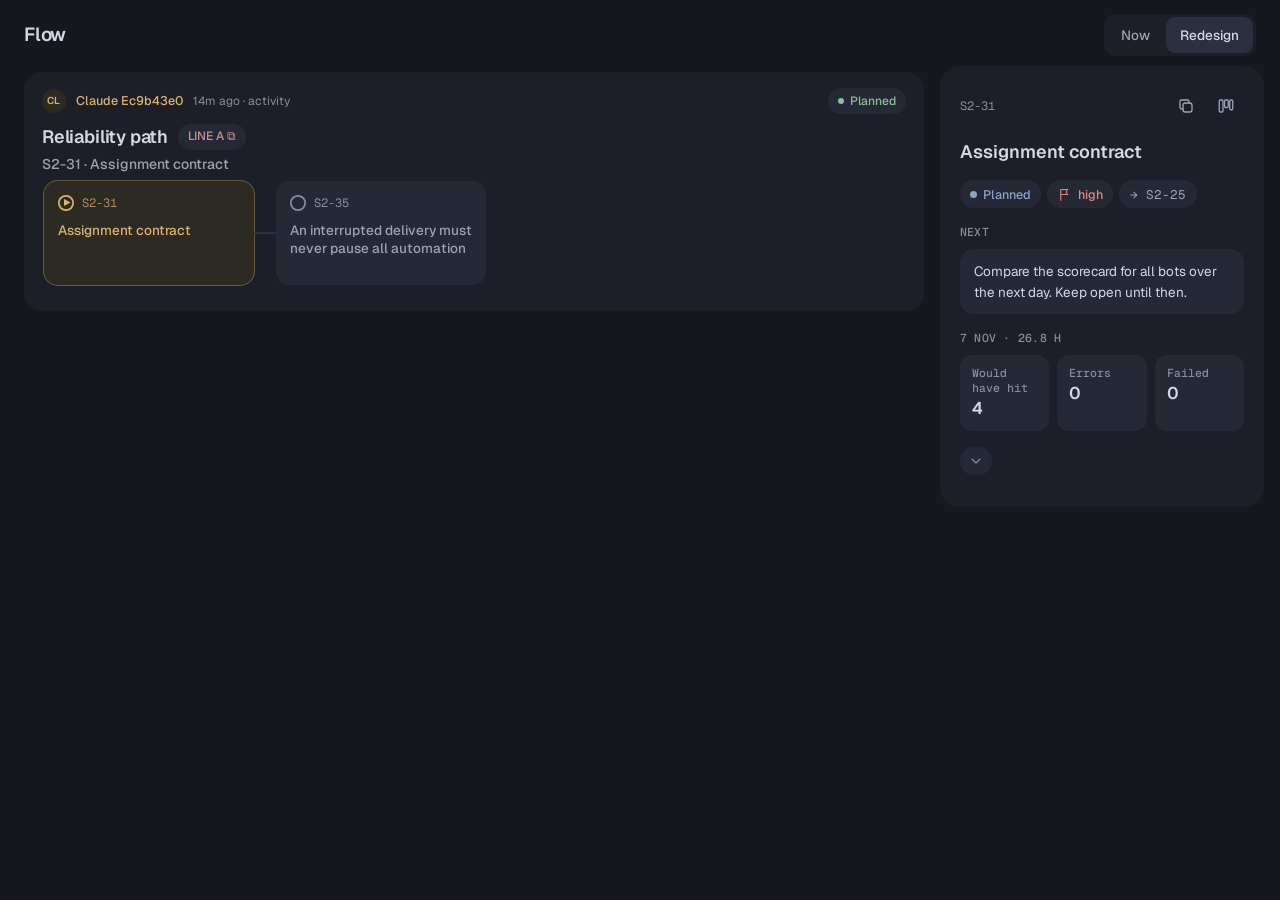
<file: docs/mockups/flow-redesign.html>
<!DOCTYPE html>
<html lang="en">
<head>
  <meta charset="UTF-8">
  <meta name="viewport" content="width=device-width, initial-scale=1.0">
  <title>Flow sidebar mockup</title>
  <link href="https://fonts.googleapis.com/css2?family=Geist:wght@400;500;600&family=Geist+Mono:wght@400;500&display=swap" rel="stylesheet">
  <style>/* dusk-tokens.css, inlined so this file renders anywhere */
/* Watchpost "Dusk" shared tokens and base. Every page links this first, then its own dusk.css. */
:root{
  --bg:#16181F; --surface:#1C1F28; --card:#252936; --card-2:#2B3040; --line:#2C313F;
  --text:#D3D8E2; --text-2:#9BA2B4; --text-3:#868DA2; --on-accent:#10201C;
  --accent:#7CC3B3; --accent-soft:#22332F;
  --plan:#8DA2CB; --act:#D9B26F; --review:#B59AD9; --pause:#D58E8E; --done:#8DBF9A;
  --p1:#E3877A; --p2:#D9B26F;
  --r-card:14px; --r-col:18px; --r-btn:10px;
  --f-ui:'Geist',system-ui,-apple-system,'Segoe UI',sans-serif; --f-mono:'Geist Mono',ui-monospace,'SF Mono',Menlo,monospace;
}
*{box-sizing:border-box}
html,body{margin:0;height:100%}
body{background:var(--bg);color:var(--text);font-family:var(--f-ui);font-size:14.5px;line-height:1.4;-webkit-font-smoothing:antialiased}
button,select,input,textarea{font:inherit;color:inherit}
button{cursor:pointer}
a{color:inherit;text-decoration:none}
svg.ic,.ic{width:18px;height:18px;flex:0 0 auto;fill:none;stroke:currentColor;stroke-width:1.75;stroke-linecap:round;stroke-linejoin:round}
*:focus-visible{outline:2px solid var(--accent);outline-offset:2px}
@media (prefers-reduced-motion:reduce){*{transition:none!important;animation:none!important}}

/* Shared fluid layout: items flow into as many columns as fit, balanced by height,
   so groups of different sizes leave no dead space and nothing is capped to a fixed width. */
.fluid-columns{columns:360px;column-gap:16px;width:100%}
.fluid-columns>*{break-inside:avoid;display:block;margin:0 0 16px}

/* Shared dropdown menu (dusk-select.js). Same surface for the project list and per-card menus. */
.dusk-menu{position:fixed;z-index:3000;overflow-y:auto;padding:6px;border-radius:14px;background:var(--card-2);box-shadow:0 18px 44px -14px rgba(0,0,0,.75);animation:dusk-pop .12s ease-out}
.dusk-menu[hidden]{display:none}
.dusk-opt{display:flex;align-items:center;gap:10px;padding:8px 10px;border-radius:10px;color:var(--text);font-size:13.5px;cursor:pointer;user-select:none}
.dusk-opt .ds-label{flex:1;min-width:0;overflow:hidden;text-overflow:ellipsis;white-space:nowrap}
.dusk-opt .ds-check{width:16px;height:16px;flex:0 0 auto;fill:none;stroke:var(--accent);stroke-width:2;stroke-linecap:round;stroke-linejoin:round;opacity:0}
.dusk-opt[aria-selected=true] .ds-check{opacity:1}
.dusk-opt[aria-selected=true]{color:var(--text)}
.dusk-opt.active{background:var(--card)}
.dusk-opt.disabled{opacity:.45;cursor:default}
@keyframes dusk-pop{from{opacity:0;transform:translateY(-4px)}to{opacity:1;transform:none}}
</style>
  <style>/* flow/dusk.css, inlined */
/* Watchpost Flow — "Dusk": calm, soft-edged dark. Linked after ../dusk-tokens.css. */
:root{
  /* Legacy names the page script still reads inline (graph labels). */
  --text-primary:var(--text); --text-secondary:var(--text-2); --text-muted:var(--text-3); --text-subtle:#6F768A;
  --act-soft:#2D2A24; --pause-soft:#2E2428; --done-soft:#202B26; --review-soft:#29243A; --plan-soft:#222838;
  --shadow-card:0 1px 2px rgba(0,0,0,.25),0 6px 12px -8px rgba(0,0,0,.45);
  --shadow-float:0 16px 40px -14px rgba(0,0,0,.75);
  --ease:cubic-bezier(.2,.7,.2,1);
}
html,body{height:100%;overflow:hidden}
.ic{width:18px;height:18px}
.sr{position:absolute;width:1px;height:1px;overflow:hidden;clip:rect(0 0 0 0);white-space:nowrap}
::-webkit-scrollbar{width:8px;height:8px}
::-webkit-scrollbar-track{background:transparent}
::-webkit-scrollbar-thumb{background:var(--card);border-radius:8px;border:2px solid var(--bg)}
::-webkit-scrollbar-thumb:hover{background:var(--card-2)}

/* ── Shell ─────────────────────────────────────────────── */
#root{
  display:grid;
  grid-template-columns:minmax(0,1fr) 340px;
  grid-template-rows:auto minmax(0,1fr);
  grid-template-areas:"toolbar toolbar" "graph side";
  height:100%;
}

/* ── Toolbar: title, quiet counts, icon tools, view switch ── */
.toolbar{grid-area:toolbar;display:flex;align-items:center;flex-wrap:wrap;gap:10px;padding:14px 24px 10px}
.toolbar .title{margin:0 6px 0 0;font-size:19px;font-weight:600;letter-spacing:-.01em;color:var(--text)}
.toolbar .spacer{flex:1}
.toolbar-stats{display:flex;align-items:center;gap:2px;padding:3px;border-radius:12px;background:var(--surface)}
.stat{display:inline-flex;align-items:center;gap:6px;height:32px;padding:0 10px 0 8px;border-radius:9px;
  font-family:var(--f-mono);font-size:12.5px;color:var(--text-2);cursor:default}
.stat .ic{width:16px;height:16px}
.stat:hover{background:var(--card)}
.st-ready .ic{color:var(--done)} .st-blocked .ic{color:var(--pause)} .st-active .ic{color:var(--act)}
.st-review .ic{color:var(--review)} .st-overdue .ic{color:var(--p1)}

.tools{display:flex;align-items:center;gap:4px}
.tool-gap{width:6px}
.tb{position:relative;width:40px;height:40px;border-radius:var(--r-btn);border:0;background:transparent;color:var(--text-3);
  display:grid;place-items:center;flex:0 0 40px;transition:background .15s var(--ease),color .15s var(--ease)}
.tb:hover{background:var(--card);color:var(--text)}
.tb.on{color:var(--accent)}
.tb.on:hover{background:var(--card)}
#toggle-done.on{background:var(--card);color:var(--done)}

.views{display:flex;gap:2px;padding:3px;border-radius:12px;background:var(--surface)}
.vb{display:flex;align-items:center;justify-content:center;gap:8px;min-width:40px;height:36px;padding:0 10px;border-radius:9px;
  border:0;background:transparent;color:var(--text-3);font-size:13.5px;font-weight:500;transition:background .15s var(--ease),color .15s var(--ease)}
.vb:hover{color:var(--text)}
.vb .lbl{display:none}
.vb.on{background:var(--card-2);color:var(--text);padding:0 14px}
.vb.on .lbl{display:inline}
.vb.on .ic{color:var(--accent)}

/* ── Main pane ─────────────────────────────────────────── */
.graph-pane{grid-area:graph;position:relative;overflow:hidden;min-width:0}
#graph{width:100%;height:100%;display:block;cursor:grab}
#graph.dragging{cursor:grabbing}

/* graph nodes (SVG) */
.rank-label{fill:var(--text-3);font-size:10px;font-weight:600;pointer-events:none}
.node .node-card{transition:fill .15s var(--ease),stroke .15s var(--ease)}
.node:hover .node-card{fill:var(--card-2)}
.node.ready .node-card{stroke:rgba(141,191,154,.35);stroke-width:1}
.node.recommended .node-card{stroke:rgba(124,195,179,.55);stroke-width:1.2}
.node.overdue .node-card{stroke:rgba(227,135,122,.6)}
.node.selected .node-card{stroke:var(--accent);stroke-width:2}
.node.blocked{opacity:.78}
.node-id{fill:var(--text);font-family:var(--f-mono);font-size:10.5px;font-weight:500;pointer-events:none}
.node-title{fill:var(--text-3);font-size:9.5px;pointer-events:none}
.node-title-html{font-family:var(--f-ui);font-size:10.5px;line-height:1.35;color:var(--text-2);font-weight:450;padding:0 10px 0 12px;
  display:-webkit-box;-webkit-line-clamp:2;-webkit-box-orient:vertical;overflow:hidden;overflow-wrap:break-word;word-break:break-word;
  pointer-events:none;height:100%;box-sizing:border-box}
.node.ready .node-title-html,.node.overdue .node-title-html,.node.selected .node-title-html{color:var(--text)}
.node-rule{stroke:rgba(255,255,255,.04);stroke-width:1;pointer-events:none}
.node-priority{font-size:9px;font-weight:600;pointer-events:none}
.edge{fill:none;stroke-width:1.4}
.edge.inferred{stroke-dasharray:4 4;stroke-width:1}
.edge.highlight{stroke:var(--accent)!important;stroke-width:2;opacity:1!important}

.graph-empty{position:absolute;inset:0;display:flex;flex-direction:column;align-items:center;justify-content:center;gap:6px;
  color:var(--text-2);font-size:14px;pointer-events:none;opacity:0;transition:opacity .2s var(--ease)}
.graph-empty.visible{opacity:1}
.graph-empty-sub{font-size:13px;color:var(--text-3)}

/* legend: a quiet info dot; opens on hover or focus */
.legend{position:absolute;left:20px;bottom:20px;display:flex;align-items:flex-end;gap:10px;outline:none}
.legend-key{width:40px;height:40px;border-radius:12px;display:grid;place-items:center;background:var(--surface);color:var(--text-3);
  box-shadow:var(--shadow-float);cursor:help}
.legend-body{display:grid;grid-template-columns:auto auto;gap:6px 18px;padding:12px 14px;border-radius:var(--r-card);background:var(--card-2);
  box-shadow:var(--shadow-float);font-size:12.5px;color:var(--text-2);opacity:0;transform:translateY(4px);pointer-events:none;
  transition:opacity .18s var(--ease),transform .18s var(--ease)}
.legend:hover .legend-body,.legend:focus-visible .legend-body,.legend:focus-within .legend-body{opacity:1;transform:none}
.legend:hover .legend-key,.legend:focus-visible .legend-key{color:var(--text)}
.legend .row{display:flex;align-items:center;gap:8px;white-space:nowrap}
.legend .swatch{width:9px;height:9px;border-radius:3px;display:inline-block}
.legend .swatch.round{border-radius:50%;box-shadow:0 0 0 3px rgba(141,191,154,.18)}
.legend .line{width:18px;border-top:2px solid rgba(155,162,180,.55);display:inline-block;border-radius:2px}
.legend .line.dashed{border-top-style:dashed;border-top-color:rgba(134,141,162,.5)}

.zoom-controls{position:absolute;right:20px;bottom:20px;display:flex;flex-direction:column;gap:2px;padding:3px;border-radius:12px;
  background:var(--surface);box-shadow:var(--shadow-float)}
.zoom-controls button{width:36px;height:36px;display:grid;place-items:center;border:0;border-radius:9px;background:transparent;color:var(--text-2)}
.zoom-controls button:hover{background:var(--card);color:var(--text)}

/* ── Side pane: a floating soft panel ─────────────────── */
.side-pane{grid-area:side;margin:0 16px 16px 0;padding:22px 20px;border-radius:20px;background:var(--surface);overflow-y:auto;min-width:0}
.side-empty{display:flex;flex-direction:column;align-items:center;gap:10px;padding:48px 12px;color:var(--text-2);font-size:14px;text-align:center;line-height:1.5}
.side-empty .ic{width:28px;height:28px;color:var(--text-3);stroke-width:1.5}
.side-empty small{font-size:12.5px;color:var(--text-3);max-width:30ch}
.task-detail .dep-list{display:flex;flex-wrap:wrap;gap:6px}
.task-detail .dep-chip{display:inline-flex;align-items:center;height:28px;padding:0 11px;border-radius:999px;background:var(--card);
  font-family:var(--f-mono);font-size:12px;color:var(--text-2);cursor:pointer;transition:background .15s var(--ease),color .15s var(--ease)}
.task-detail .dep-chip:hover{background:var(--card-2);color:var(--text)}
.task-detail .dep-chip.done{color:var(--text-3);text-decoration:line-through;text-decoration-color:rgba(134,141,162,.5)}
.task-detail .dep-chip.inferred{background:transparent;box-shadow:inset 0 0 0 1px var(--line)}

/* ── Toast ─────────────────────────────────────────────── */
.toast{position:fixed;right:372px;bottom:24px;z-index:20;display:flex;align-items:center;gap:10px;padding:10px 16px 10px 14px;border-radius:999px;
  background:var(--card-2);box-shadow:var(--shadow-float);font-size:13.5px;font-weight:500;color:var(--text);
  opacity:0;transform:translateY(8px);transition:opacity .18s var(--ease),transform .18s var(--ease);pointer-events:none}
.toast::before{content:"";width:8px;height:8px;border-radius:50%;background:var(--text-3)}
.toast.visible{opacity:1;transform:none}
.toast.success::before{background:var(--done)}
.toast.error::before{background:var(--p1)}

/* ── Lanes view ────────────────────────────────────────── */
.sprint-layout{position:absolute;inset:0;display:grid;grid-template-rows:auto 1fr;grid-template-columns:minmax(0,1fr);min-height:0}
.sprint-layout[hidden]{display:none}
.sprint-main{padding:6px 16px 48px 24px;overflow-y:auto;min-height:0}
.flow-board{display:flex;flex-direction:column;gap:28px;max-width:1200px;min-width:0}
.flow-section,.flow-list,.flow-row,.agent-track-sequence,.flow-backlog{min-width:0}
.flow-section{display:flex;flex-direction:column}
.flow-section-header{display:flex;align-items:center;gap:10px;margin:0 0 12px;padding:0 2px}
.flow-section-header>div{display:contents}
.flow-section-header h2{order:0;margin:0;font-size:15px;font-weight:600;color:var(--text-2)}
.flow-section-header p{order:2;margin:0 0 0 4px;min-width:0;overflow:hidden;text-overflow:ellipsis;white-space:nowrap;font-size:12.5px;color:var(--text-3);opacity:0;transition:opacity .2s var(--ease)}
.flow-section-header:hover p{opacity:1}
.flow-section-count{order:1;display:inline-grid;place-items:center;min-width:24px;height:22px;padding:0 7px;border-radius:999px;
  background:var(--card);font-family:var(--f-mono);font-size:11.5px;color:var(--text-2)}
.flow-section-count.primary{background:var(--accent-soft);color:var(--accent)}
.flow-list{display:flex;flex-direction:column;gap:12px}
.flow-empty,.flow-backlog-empty{padding:18px;border-radius:var(--r-col);background:var(--surface);color:var(--text-3);font-size:13.5px}

/* lane card (live agent row) */
.flow-row{position:relative;display:flex;flex-direction:column;gap:14px;padding:16px 18px;border-radius:var(--r-col);background:var(--surface)}
.flow-row.blocked{background:transparent;box-shadow:inset 0 0 0 1px var(--line)}
.flow-row.upnext{background:transparent;box-shadow:inset 0 0 0 1px var(--line)}
.flow-row.agent-flow{gap:14px}
.agent-track-poster{display:grid;grid-template-columns:minmax(0,1fr) auto;grid-template-areas:"ribbon meta" "main main";gap:10px 16px;align-items:center}
.agent-track-main{grid-area:main;display:flex;flex-direction:column;gap:10px;min-width:0}
.agent-track-meta{grid-area:meta;display:flex;flex-wrap:wrap;justify-content:flex-end;gap:6px;max-width:260px}
.agent-track-ribbon{grid-area:ribbon;display:flex;align-items:center;gap:10px;min-width:0}
.agent-track-ribbon>div:first-child{display:flex;align-items:baseline;gap:10px;min-width:0;flex-wrap:wrap}
.agent-track-owner-mark{order:-1;width:24px;height:24px;border-radius:50%;display:grid;place-items:center;flex:0 0 auto;
  background:var(--act-soft);color:var(--act);font-size:10px;font-weight:600;letter-spacing:.02em}
.needs-assignment .agent-track-owner-mark{background:var(--card);color:var(--text-3)}
.agent-track-agent{display:inline-flex;align-items:center;gap:7px;font-size:12.5px;font-weight:500;color:var(--act);text-transform:capitalize}
.needs-assignment .agent-track-agent{color:var(--text-2)}
.agent-track-agent-meta{font-size:12px;color:var(--text-3);line-height:1.3}
.agent-track-copy{display:flex;flex-direction:column;gap:3px;min-width:0}
.agent-track-kicker{display:flex;align-items:center;gap:10px;flex-wrap:wrap;margin-bottom:2px;font-size:18px;font-weight:600;line-height:1.3;letter-spacing:-.01em;color:var(--text)}
.agent-track-headline{appearance:none;border:0;background:transparent;padding:0;margin:0;text-align:left;font-size:14px;font-weight:500;line-height:1.4;
  color:var(--text-2);cursor:pointer;max-width:72ch;display:-webkit-box;-webkit-line-clamp:2;-webkit-box-orient:vertical;overflow:hidden;
  overflow-wrap:anywhere;border-radius:6px;transition:color .15s var(--ease)}
.agent-track-headline:hover{color:var(--accent)}
.agent-track-headline.static{cursor:default;color:var(--text-2)}
.agent-track-headline.static:hover{color:var(--text-2)}
.agent-track-detail{max-width:80ch;font-size:13px;line-height:1.5;color:var(--text-3);max-height:0;opacity:0;overflow:hidden;
  transition:max-height .25s var(--ease),opacity .2s var(--ease),margin .2s var(--ease)}
.flow-row:hover .agent-track-detail,.flow-row:focus-within .agent-track-detail{max-height:5em;opacity:1;margin-top:4px}
.agent-track-slash{display:none}
.agent-track-actions{display:flex;gap:8px;align-items:center;flex-wrap:wrap}
.agent-track-sequence{min-width:0}

/* pills */
.flow-row-owner,.flow-row-state,.flow-chip{display:inline-flex;align-items:center;gap:6px;height:26px;padding:0 10px;border-radius:999px;border:0;
  background:var(--card);font-size:12px;font-weight:500;color:var(--text-2);white-space:nowrap;text-transform:capitalize}
.flow-row-state::before{content:"";width:6px;height:6px;border-radius:50%;background:currentColor}
.flow-row-state.ready{color:var(--done)}
.flow-row-state.in-progress{color:var(--act)}
.flow-row-state.blocked{color:var(--pause)}
.flow-row-state.locked{color:var(--text-3)}
.flow-row-owner{color:var(--text-3)}
.flow-row-owner.unclaimed{background:transparent;box-shadow:inset 0 0 0 1px var(--line)}
.flow-chip{color:var(--pause);cursor:pointer;text-transform:none}
.flow-chip:hover{background:var(--card-2)}
.flow-chip.line{color:var(--plan);cursor:default}

/* chain of steps */
.flow-sequence{display:flex;align-items:center;overflow-x:auto;padding:4px 2px 6px;scrollbar-width:thin}
.flow-arrow{flex:0 0 22px;height:2px;border-radius:1px;background:var(--line)}
.flow-node{flex:0 0 auto;display:flex;align-items:center;gap:8px;height:44px;max-width:300px;padding:0 16px 0 12px;border-radius:999px;
  background:var(--card);color:var(--text-2);font-size:13.5px;font-weight:500;white-space:nowrap;cursor:pointer;
  transition:background .15s var(--ease),box-shadow .15s var(--ease)}
.flow-node[aria-disabled="true"]{cursor:default}
.flow-node:hover{background:var(--card-2)}
.flow-node:focus-visible{outline:2px solid var(--accent);outline-offset:2px}
.flow-node-eyebrow{position:relative;width:16px;height:16px;flex:0 0 16px;overflow:hidden;color:transparent;font-size:0;border-radius:50%;
  box-shadow:inset 0 0 0 1.75px var(--text-3)}
.flow-node-eyebrow::after{content:"";position:absolute;inset:0}
.flow-node-id{font-family:var(--f-mono);font-size:12px;font-weight:400;color:var(--text-3)}
.flow-node-title{overflow:hidden;text-overflow:ellipsis;min-width:0}
.flow-node-empty{color:var(--text-3);font-style:normal}
/* states: icon in the eyebrow slot, colour carries the meaning */
.flow-node.current{background:var(--act-soft);color:var(--act);box-shadow:0 0 0 1px rgba(217,178,111,.4)}
.flow-node.current .flow-node-id{color:rgba(217,178,111,.75)}
.flow-node.current .flow-node-eyebrow{box-shadow:inset 0 0 0 1.75px var(--act)}
.flow-node.current .flow-node-eyebrow::after{inset:4.5px 3.5px 4.5px 6px;background:var(--act);clip-path:polygon(0 0,100% 50%,0 100%)}
.flow-node.done{color:var(--done)}
.flow-node.done .flow-node-eyebrow{box-shadow:none;background:var(--done-soft)}
.flow-node.done .flow-node-eyebrow::after{inset:4px 3.5px 5px 4.5px;border:solid var(--done);border-width:0 0 1.75px 1.75px;transform:rotate(-45deg) scale(.85)}
.flow-node.next .flow-node-eyebrow{box-shadow:inset 0 0 0 1.75px var(--text-3)}
.flow-node.blocked{background:var(--pause-soft);color:var(--pause)}
.flow-node.blocked .flow-node-eyebrow{box-shadow:inset 0 0 0 1.75px var(--pause)}
.flow-node.blocked .flow-node-eyebrow::after{inset:7px 4px;background:var(--pause);border-radius:1px}
.flow-node.locked{background:transparent;color:var(--text-3);box-shadow:inset 0 0 0 1px var(--line)}
.flow-node.locked .flow-node-eyebrow{box-shadow:inset 0 0 0 1.75px var(--line)}
/* steps after the next one fade back so the eye lands on "now" */
.flow-arrow+.flow-node.next~.flow-node.next{background:transparent;color:var(--text-3);box-shadow:inset 0 0 0 1px var(--line)}
.flow-arrow+.flow-node.next~.flow-node.next:hover{background:var(--card)}

/* assignment (live session without a task) */
.flow-assignment-controls{display:flex;gap:8px;align-items:center;flex-wrap:wrap}
.flow-task-select{flex:0 1 420px;width:min(420px,100%);min-width:0;max-width:100%;height:40px;padding:0 36px 0 14px;border:0;border-radius:var(--r-btn);
  background:var(--card) url("data:image/svg+xml,%3Csvg xmlns='http://www.w3.org/2000/svg' viewBox='0 0 24 24' fill='none' stroke='%23868DA2' stroke-width='1.75' stroke-linecap='round' stroke-linejoin='round'%3E%3Cpath d='M6.5 9.5L12 15l5.5-5.5'/%3E%3C/svg%3E") no-repeat right 12px center/16px;
  color:var(--text);font-size:13.5px;appearance:none;cursor:pointer}
.flow-task-select:hover{background-color:var(--card-2)}
.flow-task-select:focus{outline:2px solid var(--accent);outline-offset:2px}
.flow-task-select option{background:var(--card-2);color:var(--text)}

.needs-assignment .agent-track-sequence,.needs-assignment .agent-track-kicker,.needs-assignment .agent-track-meta .flow-row-state{display:none}
.needs-assignment .agent-track-main{flex-direction:row;flex-wrap:wrap;align-items:center;justify-content:space-between;gap:12px 20px}
.needs-assignment .agent-track-copy{flex:1 1 260px}

/* buttons */
.flow-row-actions{display:flex;align-items:center;gap:6px;flex-wrap:wrap}
.flow-btn{display:inline-flex;align-items:center;justify-content:center;gap:8px;height:40px;padding:0 16px;border:0;border-radius:var(--r-btn);
  background:var(--card);color:var(--text);font-size:14px;font-weight:600;transition:background .15s var(--ease),filter .15s var(--ease)}
.flow-btn:hover{background:var(--card-2)}
.flow-btn.icon{width:40px;padding:0;background:transparent;color:var(--text-3)}
.flow-btn.icon:hover{background:var(--card);color:var(--text)}
.flow-btn.primary{background:var(--accent);color:var(--on-accent)}
.flow-btn.primary:hover{filter:brightness(1.07);background:var(--accent)}

/* other planned lanes (collapsed) */
.flow-row-top{display:flex;align-items:center;justify-content:space-between;gap:12px;flex-wrap:wrap}
.flow-row-meta{display:flex;flex-direction:column;gap:4px;min-width:0}
.flow-row-labels{display:flex;align-items:center;gap:8px;flex-wrap:wrap}
.flow-row-name{font-size:15px;font-weight:600;color:var(--text);margin-right:4px}
.flow-row-hint{font-size:12.5px;color:var(--text-3);line-height:1.45}
.flow-instance-top{display:grid;grid-template-columns:minmax(150px,.42fr) minmax(260px,1fr) auto;gap:14px;align-items:start}
.flow-instance-agent,.flow-instance-task{display:flex;flex-direction:column;gap:4px;min-width:0}
.flow-instance-agent-code{font-size:12.5px;font-weight:500;color:var(--act)}
.flow-instance-agent-sub{font-size:12px;color:var(--text-3);white-space:nowrap;overflow:hidden;text-overflow:ellipsis}
.flow-instance-task-kicker{font-size:12.5px;color:var(--text-3)}
.flow-instance-task-title{appearance:none;border:0;background:transparent;padding:0;text-align:left;font-size:15px;font-weight:600;color:var(--text);cursor:pointer}
.flow-instance-task-title:hover{color:var(--accent)}
.flow-instance-task-detail{font-size:13px;color:var(--text-3);max-width:78ch}
.flow-instance-meta{display:flex;justify-content:flex-end;flex-wrap:wrap;gap:6px}

.flow-agent-tracks{display:flex;flex-wrap:wrap;gap:6px}
.flow-agent-track{display:inline-flex;align-items:center;gap:10px;max-width:320px;height:32px;padding:0 12px 0 10px;border-radius:999px;background:var(--card);
  font-size:12.5px;color:var(--text-2)}
.flow-agent-track::before{content:"";width:7px;height:7px;border-radius:50%;background:var(--act);box-shadow:0 0 0 4px rgba(217,178,111,.18);flex:0 0 auto}
.flow-agent-track-main{display:flex;align-items:center;gap:8px;min-width:0}
.flow-agent-track strong{font-weight:500;color:var(--act);text-transform:capitalize}
.flow-agent-track span,.flow-agent-task-labels{min-width:0;overflow:hidden;text-overflow:ellipsis;white-space:nowrap}
.flow-agent-task-labels{color:var(--text-3)}
.flow-agent-track small{flex:0 0 auto;font-family:var(--f-mono);font-size:11.5px;color:var(--text-3)}

/* disclosure groups (other lanes + backlog) */
.flow-collapsed>details>summary,.flow-backlog summary{list-style:none;display:flex;align-items:center;gap:10px;height:44px;padding:0 14px;
  border-radius:var(--r-card);background:var(--surface);color:var(--text-2);font-size:14px;font-weight:500;cursor:pointer;
  transition:background .15s var(--ease),color .15s var(--ease)}
.flow-collapsed>details>summary::-webkit-details-marker,.flow-backlog summary::-webkit-details-marker{display:none}
.flow-collapsed>details>summary::before,.flow-backlog summary::before{content:"";width:16px;height:16px;flex:0 0 16px;background:var(--text-3);
  -webkit-mask:url("data:image/svg+xml,%3Csvg xmlns='http://www.w3.org/2000/svg' viewBox='0 0 24 24' fill='none' stroke='black' stroke-width='2' stroke-linecap='round' stroke-linejoin='round'%3E%3Cpath d='M9.5 6.5L15 12l-5.5 5.5'/%3E%3C/svg%3E") center/contain no-repeat;
  mask:url("data:image/svg+xml,%3Csvg xmlns='http://www.w3.org/2000/svg' viewBox='0 0 24 24' fill='none' stroke='black' stroke-width='2' stroke-linecap='round' stroke-linejoin='round'%3E%3Cpath d='M9.5 6.5L15 12l-5.5 5.5'/%3E%3C/svg%3E") center/contain no-repeat;
  transition:transform .2s var(--ease)}
details[open]>summary::before{transform:rotate(90deg)}
.flow-collapsed>details>summary:hover,.flow-backlog summary:hover{background:var(--card);color:var(--text)}
.flow-backlog{display:flex;flex-direction:column;gap:6px}
.flow-backlog-list{display:flex;flex-direction:column;gap:2px;margin:6px 0 10px;padding:0 4px}
.flow-backlog-item{display:flex;align-items:center;justify-content:space-between;gap:16px;min-height:44px;padding:8px 12px;border-radius:12px;cursor:pointer;
  transition:background .15s var(--ease)}
.flow-backlog-item:hover{background:var(--surface)}
.flow-backlog-item:focus-visible{outline:2px solid var(--accent);outline-offset:-2px}
.flow-backlog-item>div:first-child{display:flex;align-items:baseline;gap:12px;min-width:0}
.flow-mini-id{flex:0 0 auto;font-family:var(--f-mono);font-size:12px;color:var(--text-3);min-width:6ch}
.flow-mini-title{font-size:14px;color:var(--text-2);overflow:hidden;text-overflow:ellipsis;white-space:nowrap}
.flow-backlog-item .flow-row-hint{flex:0 0 auto;font-size:12px}

/* ── Legacy sprint renderer (kept styled in case it is re-enabled) ── */
.sprint-sidebar{padding:4px 24px 12px;overflow-x:auto}
.sprint-sidebar-header{font-size:12.5px;font-weight:500;color:var(--text-3);padding-bottom:8px}
#sprint-list{display:flex;gap:10px;min-width:max-content;align-items:stretch}
.sprint-step{display:flex;align-items:center;gap:10px;flex:0 0 auto}
.sprint-connector{width:28px;height:2px;border-radius:1px;background:var(--line)}
.sprint-connector.completed,.sprint-connector.current{background:var(--done)}
.sprint-item{display:block;width:300px;padding:12px 14px;border:0;border-radius:var(--r-card);background:var(--surface);color:var(--text-2);text-align:left;cursor:pointer}
.sprint-item:hover{background:var(--card)}
.sprint-item.active{background:var(--card);box-shadow:0 0 0 2px var(--accent);color:var(--text)}
.sprint-item.completed{color:var(--done)}
.sprint-item.locked{opacity:.6;cursor:not-allowed}
.sprint-item-letter{font-family:var(--f-mono);font-size:11.5px;color:var(--text-3)}
.sprint-item-name{margin:3px 0 6px;font-size:14px;font-weight:600;line-height:1.3}
.sprint-item-state{display:inline-flex;align-items:center;height:22px;padding:0 9px;border-radius:999px;background:var(--card-2);font-size:11.5px;color:var(--text-3)}
.sprint-item-state.current{color:var(--accent)}
.sprint-item-state.completed{color:var(--done)}
.sprint-item-progress{height:4px;margin:8px 0 6px;border-radius:2px;background:var(--line);overflow:hidden}
.sprint-item-progress-fill{height:100%;border-radius:2px;background:var(--done);transition:width .3s var(--ease)}
.sprint-item-counts{display:flex;gap:6px;flex-wrap:wrap;font-size:12px;color:var(--text-3)}
.sprint-item-counts .pill{padding:1px 8px;border-radius:999px;background:var(--card-2)}
.sprint-item-counts .pill.ready{color:var(--done)}
.sprint-item-counts .pill.active{color:var(--act)}
.sprint-item-copy{margin-top:8px;height:32px;padding:0 12px;border:0;border-radius:var(--r-btn);background:var(--card-2);color:var(--text-2);font-size:12.5px}
.sprint-item-copy:hover{color:var(--text)}
.sprint-main-header{display:flex;align-items:flex-end;justify-content:space-between;gap:16px;margin-bottom:18px}
.sprint-main-header h1{margin:0;font-size:19px;font-weight:600;color:var(--text)}
.sprint-main-header .sub{font-size:13px;color:var(--text-3)}
.sprint-main-header .sub b.ready{color:var(--done)}
.sprint-main-header .sub b.active{color:var(--act)}
.sprint-main-header .sub b.blocked{color:var(--pause)}
.delivery-spine,.delivery-lines-panel,.bucket{margin-bottom:24px}
.delivery-spine-title,.bucket-title{display:flex;align-items:center;gap:10px;margin-bottom:10px;font-size:15px;font-weight:600;color:var(--text-2)}
.delivery-spine-title h2{margin:0;font-size:15px;font-weight:600}
.delivery-spine-title span,.delivery-spine-note,.bucket-note{font-size:12.5px;color:var(--text-3)}
.bucket-title .accent{width:8px;height:8px;border-radius:50%;background:var(--text-3)}
.bucket-title.in-progress .accent{background:var(--act)}
.bucket-title.ready .accent,.bucket-title.next .accent{background:var(--done)}
.bucket-title.focus .accent{background:var(--accent)}
.bucket-title .count{font-family:var(--f-mono);font-size:12px;color:var(--text-3)}
.delivery-lines-list{display:flex;flex-direction:column;gap:10px}
.delivery-line-row{padding:14px 16px;border-radius:var(--r-col);background:var(--surface)}
.delivery-line-row.current{box-shadow:0 0 0 1px rgba(124,195,179,.35)}
.delivery-line-row.locked{opacity:.65}
.delivery-line-row-top{display:flex;justify-content:space-between;gap:12px;flex-wrap:wrap;align-items:center}
.delivery-line-row-meta{display:flex;align-items:center;gap:8px;flex-wrap:wrap}
.delivery-line-row-id{font-family:var(--f-mono);font-size:12px;color:var(--text-3)}
.delivery-line-row-name{font-size:15px;font-weight:600;color:var(--text)}
.delivery-line-row-state{height:24px;display:inline-flex;align-items:center;padding:0 9px;border-radius:999px;background:var(--card);font-size:12px;color:var(--text-2)}
.delivery-line-row-state.current{color:var(--accent)}
.delivery-line-row-state.locked{color:var(--text-3)}
.delivery-line-row-counts{display:flex;gap:10px;font-size:12.5px;color:var(--text-3)}
.delivery-line-row-actions{display:flex;gap:6px}
.delivery-line-btn{height:36px;padding:0 14px;border:0;border-radius:var(--r-btn);background:var(--card);color:var(--text);font-size:13px;font-weight:600}
.delivery-line-btn:hover{background:var(--card-2)}
.delivery-line-btn.primary{background:var(--accent);color:var(--on-accent)}
.delivery-line-steps,.task-spine{display:flex;align-items:center;gap:0;overflow-x:auto;padding:10px 2px 4px}
.delivery-line-step,.task-spine-step{flex:0 0 auto;max-width:240px;padding:10px 14px;border-radius:var(--r-card);background:var(--card);color:var(--text-2);cursor:pointer}
.delivery-line-step.done,.task-spine-step.done{color:var(--done)}
.delivery-line-step.current,.task-spine-step.current{background:var(--act-soft);color:var(--act);box-shadow:0 0 0 1px rgba(217,178,111,.4)}
.delivery-line-step.blocked,.task-spine-step.blocked{background:var(--pause-soft);color:var(--pause)}
.task-spine-step.parked{opacity:.6}
.delivery-line-step-top,.task-spine-top{display:flex;gap:8px;align-items:center;font-size:12px}
.delivery-line-step-order,.task-spine-order,.delivery-line-step-id,.task-spine-id{font-family:var(--f-mono);color:var(--text-3)}
.delivery-line-step-state,.task-spine-state{font-size:11.5px}
.delivery-line-step-title,.task-spine-title{margin-top:4px;font-size:13px;line-height:1.4;color:var(--text-2)}
.task-spine-wait{margin-top:4px;font-size:12px;color:var(--pause)}
.delivery-line-step-arrow,.task-spine-connector{flex:0 0 22px;height:2px;background:var(--line)}
.cards-grid{display:grid;grid-template-columns:repeat(auto-fill,minmax(280px,1fr));gap:10px}
.task-card{position:relative;display:flex;flex-direction:column;gap:10px;padding:12px 14px;border-radius:var(--r-card);background:var(--card);box-shadow:var(--shadow-card);cursor:pointer}
.task-card:hover{background:var(--card-2)}
.task-card.selected{box-shadow:0 0 0 2px var(--accent)}
.task-card-top{display:flex;align-items:center;gap:8px}
.task-card-id{font-family:var(--f-mono);font-size:11.5px;color:var(--text-3)}
.task-card-priority{font-size:12px}
.task-card-priority.p0,.task-card-priority.p1{color:var(--p1)}
.task-card-priority.p2{color:var(--p2)}
.task-card-status{margin-left:auto;font-size:11.5px;color:var(--text-3)}
.task-card-title{font-size:14.5px;font-weight:500;line-height:1.35;color:var(--text)}
.task-card-wait{font-size:12px;color:var(--pause)}
.task-card-actions{display:flex;gap:6px}
.task-card-actions .btn{height:34px;padding:0 12px;border:0;border-radius:var(--r-btn);background:var(--accent);color:var(--on-accent);font-size:13px;font-weight:600}
.task-card-actions .btn.secondary{background:var(--card-2);color:var(--text)}
.next-list{display:flex;flex-direction:column;gap:2px}
.next-row{display:flex;align-items:center;gap:12px;min-height:44px;padding:8px 12px;border-radius:12px;cursor:pointer}
.next-row:hover{background:var(--surface)}
.next-row-num,.next-row-id{font-family:var(--f-mono);font-size:12px;color:var(--text-3)}
.next-row-title{flex:1;min-width:0;font-size:14px;color:var(--text-2);overflow:hidden;text-overflow:ellipsis;white-space:nowrap}
.next-row-blocker{font-size:12px;color:var(--pause)}
.sprint-empty{padding:18px;border-radius:var(--r-col);background:var(--surface);color:var(--text-3);font-size:13.5px}
.sprint-empty b{color:var(--text)}
.sprint-empty .blocker-list{display:flex;gap:6px;flex-wrap:wrap;margin-top:10px}
.sprint-empty .blocker-list .blocker{height:28px;display:inline-flex;align-items:center;padding:0 11px;border-radius:999px;background:var(--card);font-family:var(--f-mono);font-size:12px;cursor:pointer}
.remaining-toggle{height:36px;padding:0 14px;border:0;border-radius:var(--r-btn);background:transparent;color:var(--text-3);font-size:13px}
.remaining-toggle:hover{background:var(--card);color:var(--text)}
.remaining-table{width:100%;border-collapse:collapse;font-size:13px}
.remaining-table th{text-align:left;font-weight:500;color:var(--text-3);padding:8px 10px}
.remaining-table td{padding:8px 10px;color:var(--text-2)}
.remaining-table tr:hover td{background:var(--surface);cursor:pointer}

/* ── Small screens: one column, page scrolls ───────────── */
@media (max-width:860px){
  html,body{overflow:auto}
  #root{display:flex!important;flex-direction:column;height:auto;min-height:100%}
  .toolbar{padding:12px 16px 8px;gap:8px}
  .toolbar .title{order:0}
  .tools{order:1;margin-left:auto;gap:2px}
  .tool-gap{display:none}
  .views{order:2}
  .toolbar .spacer{display:none}
  .toolbar-stats{order:3;flex:1 1 100%;justify-content:space-between}
  .stat{flex:1;justify-content:center;padding:0 6px}
  .graph-pane{flex:0 0 auto;height:auto;min-height:0;overflow:visible}
  .graph-pane:has(#sprint-layout[hidden]){height:68vh;overflow:hidden}
  .sprint-layout{position:static}
  .sprint-main{padding:4px 16px 24px;overflow:visible}
  .flow-section-header p{display:none}
  .agent-track-poster{grid-template-columns:1fr;grid-template-areas:"ribbon" "main" "meta"}
  .agent-track-meta{justify-content:flex-start;max-width:none}
  .flow-row{padding:14px}
  .flow-node{max-width:240px}
  .flow-task-select{flex:1 1 100%;width:100%}
  .flow-instance-top{grid-template-columns:1fr}
  .side-pane{margin:0 16px 16px;flex:0 0 auto;overflow:visible}
  .toast{right:16px;left:16px;bottom:16px;justify-content:center}
  .legend{left:12px;bottom:12px}
  .zoom-controls{right:12px;bottom:12px}
}

/* Task steps: tall rounded rectangles instead of one-line pills */
.flow-sequence{align-items:stretch;gap:0;padding:6px 2px 10px}
.flow-arrow{align-self:center}
.flow-node{display:grid;grid-template-columns:16px 1fr;grid-template-rows:auto 1fr;align-items:start;gap:10px 8px;
  width:210px;min-height:104px;max-width:none;height:auto;padding:14px;border-radius:var(--r-card);white-space:normal;line-height:1.35}
.flow-node-id{align-self:center}
.flow-node-title{grid-column:1/-1;display:-webkit-box;-webkit-line-clamp:3;-webkit-box-orient:vertical;overflow:hidden;font-size:13.5px;text-wrap:pretty}
.flow-node-empty{grid-column:1/-1}
.flow-node.copied{box-shadow:0 0 0 1.5px var(--accent)}
@media (max-width:760px){.flow-node{width:176px;min-height:96px}}

/* Task panel: icon facts, icon-labelled relations, folded description */
.task-detail{display:flex;flex-direction:column;gap:16px}
.td-head{display:flex;align-items:center;gap:4px}
.td-id{margin-right:auto;font-family:var(--f-mono);font-size:12px;color:var(--text-3)}
.td-btn{width:36px;height:36px;display:grid;place-items:center;border:0;border-radius:var(--r-btn);background:transparent;color:var(--text-2);transition:background .15s,color .15s}
.td-btn:hover{background:var(--card);color:var(--text)}
.td-btn .ic{width:18px;height:18px}
.task-detail h3{margin:0;font-size:18px;font-weight:600;line-height:1.35;color:var(--text);text-wrap:balance;overflow-wrap:anywhere}
.td-facts{display:flex;flex-wrap:wrap;gap:6px}
.td-fact{display:inline-flex;align-items:center;gap:6px;height:28px;padding:0 10px;border-radius:999px;background:var(--card);color:var(--text-2);font-size:12.5px;font-weight:500}
.td-fact .ic{width:15px;height:15px}
.td-dot{width:7px;height:7px;border-radius:50%;background:currentColor}
.td-fact.status-in-progress{color:var(--act)}.td-fact.status-review{color:var(--review)}.td-fact.status-planned{color:var(--plan)}.td-fact.status-done{color:var(--done)}.td-fact.status-paused{color:var(--pause)}
.td-fact.priority-high{color:var(--p1)}.td-fact.priority-medium{color:var(--p2)}.td-fact.priority-low{color:var(--text-3)}
.td-fact.good{color:var(--done)}.td-fact.bad{color:var(--pause)}
.td-rels{display:flex;flex-direction:column;gap:10px}
.td-rel{display:flex;align-items:flex-start;gap:10px}
.td-rel>.ic{width:16px;height:16px;margin-top:6px;color:var(--text-3)}
.flow-idle-row{display:flex;align-items:center;gap:10px;padding:8px 12px;border-radius:14px;background:var(--card)}
.flow-idle-name{font-size:13.5px;font-weight:500;color:var(--text)}
.flow-idle-age{font-size:12.5px;color:var(--text-3)}
.flow-idle-row .flow-task-select{flex:1;min-width:0;max-width:340px;margin-left:auto}
.flow-idle-clear-all{align-self:flex-end}
.td-section{display:flex;flex-direction:column;gap:10px}
.td-label{margin:0;font-family:var(--f-mono);font-size:11.5px;font-weight:500;color:var(--text-3);letter-spacing:.02em}
.td-next{padding:12px 14px;border-radius:14px;background:var(--card);color:var(--text);font-size:13.5px;line-height:1.5}
.td-desc{font-size:13.5px;line-height:1.55;color:var(--text-2)}
.td-desc p{margin:0 0 10px;max-width:65ch;text-wrap:pretty}
.td-desc details summary{list-style:none;width:32px;height:28px;display:grid;place-items:center;border-radius:999px;background:var(--card);color:var(--text-3);cursor:pointer;margin-bottom:10px}
.td-desc details summary::-webkit-details-marker{display:none}
.td-desc details[open] summary .ic{transform:rotate(180deg)}
.td-desc summary .ic{width:16px;height:16px}
</style>
  <style>
    /* mockup frame only: the real stylesheet locks the page */
    html,body{height:auto;overflow:auto}
    #root{height:auto;min-height:100vh;align-content:start;grid-template-columns:minmax(0,1fr) 340px;grid-template-rows:auto auto;grid-template-areas:"toolbar toolbar" "graph side"}
    .graph-pane{overflow:visible}
    .lane-col{padding:6px 16px 24px 24px}
    .side-pane{margin:0 16px 16px 0;align-self:start}
    .vb{width:auto;padding:0 14px;color:var(--text-2)} .vb .lbl{display:inline}
    [data-v]{display:none} body[data-view="now"] [data-v="now"],body[data-view="new"] [data-v="new"]{display:block}

    /* redesign additions, built from the app's own tokens */
    .td-sub{margin:-8px 0 0;font-size:13.5px;color:var(--text-2);line-height:1.45}
    .td-section{display:flex;flex-direction:column;gap:10px}
    .td-label{margin:0;font:500 11.5px var(--f-mono);color:var(--text-3);letter-spacing:.02em}
    .td-label b{color:var(--text-2);font-weight:500}
    .td-next{padding:12px 14px;border-radius:14px;background:var(--card);color:var(--text);font-size:13.5px;line-height:1.5}
    .td-stats{display:grid;grid-template-columns:repeat(2,minmax(0,1fr));gap:8px}.td-stats.three{grid-template-columns:repeat(3,minmax(0,1fr))}
    .td-stat{padding:10px 12px;border-radius:12px;background:var(--card)}
    .td-stat span{display:block;font:500 11.5px var(--f-mono);color:var(--text-3)}
    .td-stat strong{display:block;margin-top:2px;font-size:17px;font-weight:600;color:var(--text)}
    .td-stat strong small{font-size:12px;font-weight:400;color:var(--text-3)}
    .td-table{display:grid;grid-template-columns:1fr auto auto;gap:0 14px;font-size:13px;color:var(--text-2)}
    .td-table>*{padding:7px 0;border-top:1px solid var(--line)}
    .td-table .h{font:500 11.5px var(--f-mono);color:var(--text-3);border-top:0;padding-top:0}
    .td-table .n{text-align:right;font-family:var(--f-mono);color:var(--text)}
    .td-table .good{color:var(--done)}
    .td-list{margin:0;padding:0;list-style:none;display:flex;flex-direction:column;gap:6px;font-size:13px;color:var(--text-2);line-height:1.45}
    .td-list b{color:var(--text);font-weight:500}
    .td-foot{margin:0;font-size:13px;color:var(--text-2);line-height:1.5}
    .agent-track-sub{margin:2px 0 0;font-size:13.5px;color:var(--text-2)}
  </style>
</head>
<body data-view="new">
<div id="root">

  <div class="toolbar">
    <h1 class="title">Flow</h1>
    <span class="spacer"></span>
    <span class="view-mode-group views" role="tablist" aria-label="Mockup version">
      <button class="toolbar-toggle vb" id="b-now" type="button"><span class="lbl">Now</span></button>
      <button class="toolbar-toggle vb on" id="b-new" type="button"><span class="lbl">Redesign</span></button>
    </span>
  </div>

  <div class="graph-pane"><div class="lane-col">

    <!-- lane card, NOW -->
    <article class="flow-row agent-flow" data-v="now">
      <div class="agent-track-poster">
        <div class="agent-track-ribbon">
          <div><div class="agent-track-agent">Claude Ec9b43e0</div><div class="agent-track-agent-meta">14m ago · activity</div></div>
          <div class="agent-track-owner-mark">CL</div>
        </div>
        <div class="agent-track-main"><div class="agent-track-copy">
          <div class="agent-track-kicker">Reliability path <button class="flow-chip" type="button">LINE A ⧉</button></div>
          <button class="agent-track-headline" type="button">S2-31 - ASSIGNMENT CONTRACT. — Progress: RELIABILITY PATH 1/6: assignment contract; do first…</button>
        </div></div>
        <div class="agent-track-meta"><span class="flow-row-state ready">Planned</span><span class="flow-row-owner">High</span><span class="flow-row-owner">Activity</span></div>
      </div>
      <div class="agent-track-sequence"><div class="flow-sequence">
        <div class="flow-node current"><span class="flow-node-eyebrow">Current</span><div class="flow-node-id">S2-31</div><div class="flow-node-title">ASSIGNMENT CONTRACT. — Progress: RELIABILITY PATH 1/6: assignment contract; d…</div></div>
        <div class="flow-arrow" aria-hidden="true"></div>
        <div class="flow-node next"><span class="flow-node-eyebrow">Next</span><div class="flow-node-id">S2-35</div><div class="flow-node-title">AN INTERRUPTED DELIVERY MUST NEVER PAUSE ALL AUTOMATION. — Progress:…</div></div>
      </div></div>
    </article>

    <!-- lane card, REDESIGN -->
    <article class="flow-row agent-flow" data-v="new">
      <div class="agent-track-poster">
        <div class="agent-track-ribbon">
          <div><div class="agent-track-agent">Claude Ec9b43e0</div><div class="agent-track-agent-meta">14m ago · activity</div></div>
          <div class="agent-track-owner-mark">CL</div>
        </div>
        <div class="agent-track-main"><div class="agent-track-copy">
          <div class="agent-track-kicker">Reliability path <button class="flow-chip" type="button">LINE A ⧉</button></div>
          <button class="agent-track-headline" type="button">S2-31 · Assignment contract</button>
        </div></div>
        <div class="agent-track-meta"><span class="flow-row-state ready">Planned</span></div>
      </div>
      <div class="agent-track-sequence"><div class="flow-sequence">
        <div class="flow-node current"><span class="flow-node-eyebrow">Current</span><div class="flow-node-id">S2-31</div><div class="flow-node-title">Assignment contract</div></div>
        <div class="flow-arrow" aria-hidden="true"></div>
        <div class="flow-node next"><span class="flow-node-eyebrow">Next</span><div class="flow-node-id">S2-35</div><div class="flow-node-title">An interrupted delivery must never pause all automation</div></div>
      </div></div>
    </article>

  </div></div>

  <!-- SIDEBAR, NOW -->
  <aside class="side-pane" data-v="now">
    <div class="task-detail">
      <div class="td-head"><span class="td-id">S2-31</span>
        <button class="td-btn" type="button"><svg class="ic" viewBox="0 0 24 24" aria-hidden="true"><rect x="8" y="8" width="12" height="12" rx="3"/><path d="M16 8V6a2 2 0 00-2-2H6a2 2 0 00-2 2v8a2 2 0 002 2h2"/></svg></button>
        <button class="td-btn" type="button"><svg class="ic" viewBox="0 0 24 24" aria-hidden="true"><rect x="3" y="4" width="5" height="16" rx="1.5"/><rect x="10" y="4" width="5" height="10" rx="1.5"/><rect x="17" y="4" width="4" height="13" rx="1.5"/></svg></button>
      </div>
      <h3>ASSIGNMENT CONTRACT. — Progress: RELIABILITY PATH 1/6: assignment contract; do first…</h3>
      <div class="td-facts">
        <span class="td-fact status-planned"><i class="td-dot"></i><span>Planned</span></span>
        <span class="td-fact priority-high"><svg class="ic" viewBox="0 0 24 24" aria-hidden="true"><path d="M6 21V4M6 4h11l-2.5 4L17 12H6"/></svg><span>high</span></span>
        <span class="td-fact"><svg class="ic" viewBox="0 0 24 24" aria-hidden="true"><path d="M13 3L5 13.5h6L10 21l8-10.5h-6z"/></svg><span>65</span></span>
      </div>
      <div class="td-rels"><div class="td-rel"><svg class="ic" viewBox="0 0 24 24" aria-hidden="true"><path d="M5 12h13M13 6l6 6-6 6"/></svg><div class="dep-list"><span class="dep-chip">S2-25</span></div></div></div>
      <div class="td-desc"><p>ASSIGNMENT CONTRACT. — Progress: RELIABILITY PATH 1/6: assignment contract; do first, with S2.35; LANE Reliability path; 6 Nov 22:4x canary evidence read from the real-chat scorecard (4 days before vs the 4 days of canary on Freelance-desk_dev: silent 14 to 0, errors 5 to 1, same-minute owner 8 to 0, not delivered 0 to 0; 27 contract tests pass; contract promoted to every bot by setting promoted true in the rollout table (backup kept, rollback = promoted false); next: compare the scorecard for all bots over the next day and keep S2.31 open until then; 7 Nov 23:xx scorecard over 26.8 h, all bots, since the contract was promoted (6 Nov 20:37): Noam would have hit 4 (silent 2: side check, health-coach_dev; slow 1: fine-tuned; result never reached him 1: Income-Zen, the finished-helper case now fixed by S2.67/S2.68/S2.57). Errors 0, failed hand-offs 0, not delivered 0. Tokens about 573k per turn (no change yet; S2.22/S2.5 await data). Compare after the 7 Nov releases.</p></div>
    </div>
  </aside>

  <!-- SIDEBAR, REDESIGN -->
  <aside class="side-pane" data-v="new">
    <div class="task-detail">
      <div class="td-head"><span class="td-id">S2-31</span>
        <button class="td-btn" type="button"><svg class="ic" viewBox="0 0 24 24" aria-hidden="true"><rect x="8" y="8" width="12" height="12" rx="3"/><path d="M16 8V6a2 2 0 00-2-2H6a2 2 0 00-2 2v8a2 2 0 002 2h2"/></svg></button>
        <button class="td-btn" type="button"><svg class="ic" viewBox="0 0 24 24" aria-hidden="true"><rect x="3" y="4" width="5" height="16" rx="1.5"/><rect x="10" y="4" width="5" height="10" rx="1.5"/><rect x="17" y="4" width="4" height="13" rx="1.5"/></svg></button>
      </div>
      <h3>Assignment contract</h3>
      <div class="td-facts">
        <span class="td-fact status-planned"><i class="td-dot"></i><span>Planned</span></span>
        <span class="td-fact priority-high"><svg class="ic" viewBox="0 0 24 24" aria-hidden="true"><path d="M6 21V4M6 4h11l-2.5 4L17 12H6"/></svg><span>high</span></span>
        <span class="dep-chip" style="display:inline-flex;align-items:center;height:28px;padding:0 11px;border-radius:999px;background:var(--card);color:var(--text-2);font-size:12.5px">→ S2-25</span>
      </div>

      <section class="td-section">
        <p class="td-label">NEXT</p>
        <div class="td-next">Compare the scorecard for all bots over the next day. Keep open until then.</div>
      </section>

      <section class="td-section">
        <p class="td-label">7 NOV · 26.8 H</p>
        <div class="td-stats three">
          <div class="td-stat"><span>Would have hit</span><strong>4</strong></div>
          <div class="td-stat"><span>Errors</span><strong>0</strong></div>
          <div class="td-stat"><span>Failed</span><strong>0</strong></div>
        </div>
      </section>

      <div class="td-desc">
        <details>
          <summary aria-label="Show the canary evidence"><svg class="ic" viewBox="0 0 24 24" aria-hidden="true"><path d="M6 9l6 6 6-6"/></svg></summary>
          <div class="td-table">
            <span class="h">6 Nov canary</span><span class="h n">Before</span><span class="h n">After</span>
            <span>Silent</span><span class="n">14</span><span class="n good">0</span>
            <span>Errors</span><span class="n">5</span><span class="n good">1</span>
            <span>Same-minute owner</span><span class="n">8</span><span class="n good">0</span>
          </div>
        </details>
      </div>
    </div>
  </aside>

</div>
<script>
  const set = v => { document.body.dataset.view = v; document.getElementById('b-now').classList.toggle('on', v==='now'); document.getElementById('b-new').classList.toggle('on', v==='new'); };
  document.getElementById('b-now').onclick = () => set('now');
  document.getElementById('b-new').onclick = () => set('new');
</script>
</body>
</html>
</file>
